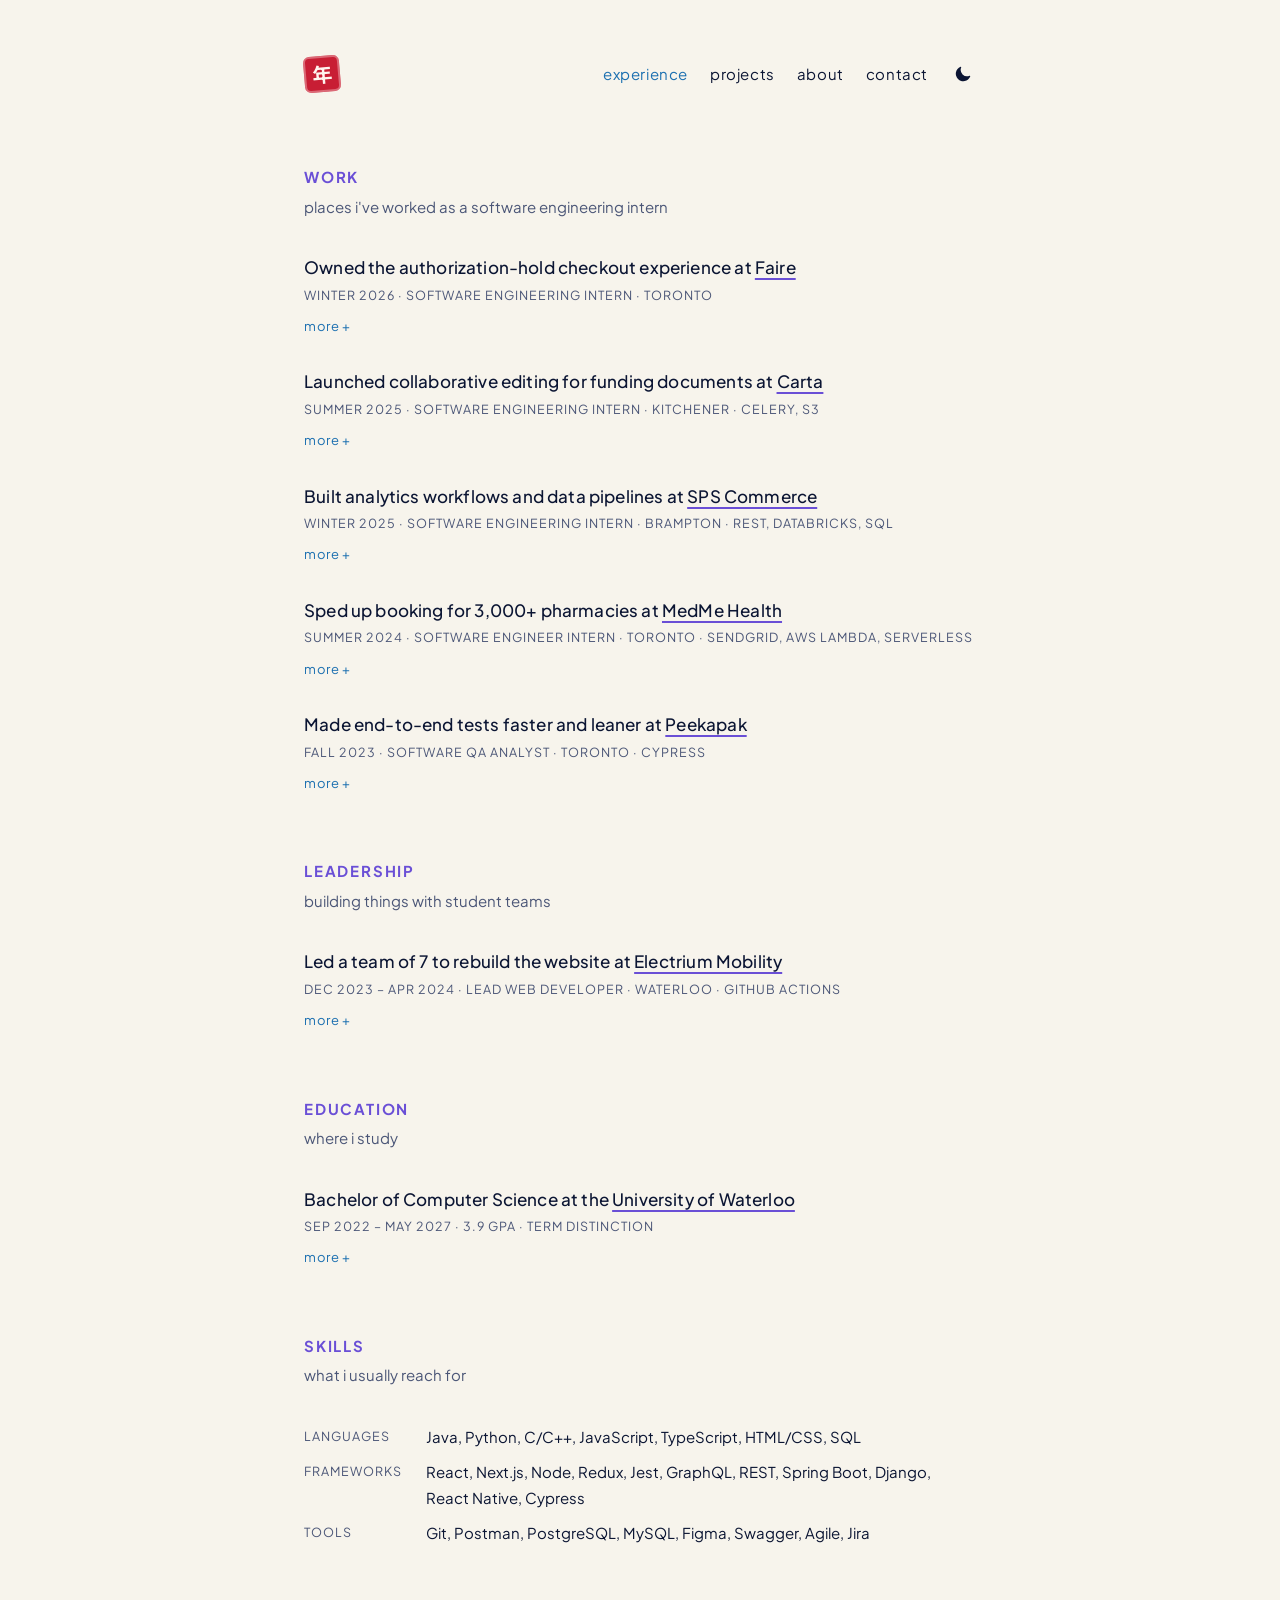
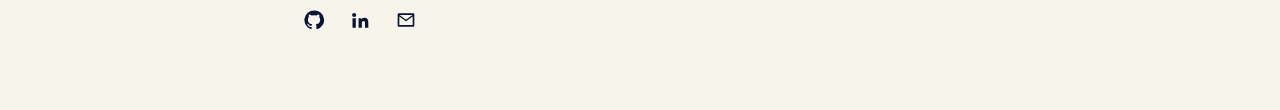
<file: index.html>
<!doctype html>
<html lang="en">
<head>
  <meta charset="utf-8">
  <meta name="viewport" content="width=device-width, initial-scale=1">
  <title>Andrew Au</title>
  <meta name="description" content="Andrew Au, Computer Science student at the University of Waterloo and software engineer.">
  <meta name="theme-color" content="#0b1533">
  <meta property="og:title" content="Andrew Au">
  <meta property="og:description" content="Andrew Au, Computer Science student at the University of Waterloo and software engineer.">
  <meta property="og:type" content="website">
  <meta property="og:image" content="https://andrewau.is-a.dev/assets/og-image.png">
  <meta property="og:image:width" content="1200">
  <meta property="og:image:height" content="630">
  <meta property="og:image:alt" content="Andrew Au, Computer Science at Waterloo and Software Engineer">
  <meta name="twitter:card" content="summary_large_image">
  <link rel="icon" href="assets/favicon.svg" type="image/svg+xml">
  <link rel="preconnect" href="https://fonts.googleapis.com">
  <link rel="preconnect" href="https://fonts.gstatic.com" crossorigin>
  <link href="https://fonts.googleapis.com/css2?family=Plus+Jakarta+Sans:wght@400;500;600;700&family=Noto+Sans+TC:wght@400;700&display=swap" rel="stylesheet">
  <link rel="stylesheet" href="style.css">
  <script src="theme.js"></script>
</head>
<body>
  <div class="page">
    <header class="site-head">
      <a class="seal" href="index.html" aria-label="Andrew Au, home" lang="zh-Hant">年</a>
      <nav class="site-nav" aria-label="Main">
        <a href="index.html" aria-current="page">experience</a>
        <a href="projects.html">projects</a>
        <a href="about.html">about</a>
        <a href="mailto:a6au@uwaterloo.ca">contact</a>
        <button class="theme-toggle" type="button" aria-label="Switch between light and dark mode">
          <svg class="sun" viewBox="0 0 24 24" aria-hidden="true"><path d="M12 7a5 5 0 1 0 0 10 5 5 0 0 0 0-10Zm0-5a1 1 0 0 1 1 1v1.5a1 1 0 1 1-2 0V3a1 1 0 0 1 1-1Zm0 16.5a1 1 0 0 1 1 1V21a1 1 0 1 1-2 0v-1.5a1 1 0 0 1 1-1ZM3 11h1.5a1 1 0 1 1 0 2H3a1 1 0 1 1 0-2Zm16.5 0H21a1 1 0 1 1 0 2h-1.5a1 1 0 1 1 0-2ZM5.64 4.22l1.06 1.06a1 1 0 1 1-1.42 1.42L4.22 5.64a1 1 0 0 1 1.42-1.42Zm12.08 12.08 1.06 1.06a1 1 0 0 1-1.42 1.42l-1.06-1.06a1 1 0 0 1 1.42-1.42ZM4.22 18.36l1.06-1.06a1 1 0 1 1 1.42 1.42l-1.06 1.06a1 1 0 0 1-1.42-1.42ZM16.3 5.28l1.06-1.06a1 1 0 1 1 1.42 1.42L17.72 6.7a1 1 0 0 1-1.42-1.42Z"/></svg>
          <svg class="moon" viewBox="0 0 24 24" aria-hidden="true"><path d="M20.7 14.4A8.5 8.5 0 0 1 9.6 3.3a.75.75 0 0 0-.98-.95A10 10 0 1 0 21.65 15.4a.75.75 0 0 0-.95-.98Z"/></svg>
        </button>
      </nav>
    </header>

    <main>
      <section>
        <h2 class="label">Work</h2>
        <p class="sub">places i've worked as a software engineering intern</p>
      <article class="entry" id="faire">
        <h3>Owned the authorization-hold checkout experience at <a href="https://www.faire.com/">Faire</a></h3>
        <p class="meta">Winter 2026 · Software Engineering Intern · Toronto</p>
        <details>
          <summary>more</summary>
          <ul>
            <li>Owned the authorization-hold checkout UI end to end, partnering with backend and data teams to add adoption and outcome tracking. It reached up to 735K checkout orders in the first month of rollout.</li>
            <li>Revamped the internal Retailer Profile page for CX and Ops teams, making it 54% faster and saving an estimated $40K a year.</li>
            <li>Introduced a delayed MFA blocker for brand user invitations after a phishing incident that caused $25K in losses, cutting suspicious invite activity by 40% with no measurable drop in conversion.</li>
          </ul>
        </details>
      </article>
      <article class="entry" id="carta">
        <h3>Launched collaborative editing for funding documents at <a href="https://carta.com/">Carta</a></h3>
        <p class="meta">Summer 2025 · Software Engineering Intern · Kitchener · Celery, S3</p>
        <details>
          <summary>more</summary>
          <ul>
            <li>Launched collaborative editing so multiple stakeholders can complete funding documents at the same time, on a platform that has facilitated over $14B in private funding.</li>
            <li>Resolved about 30% of the team's recurring on-call tickets with a product-wide fix that prevents invalid contact entries on fund agreements.</li>
            <li>Deployed a Celery task that turns investor data into Excel summaries on S3 in under 10 seconds.</li>
          </ul>
        </details>
      </article>
      <article class="entry" id="sps">
        <h3>Built analytics workflows and data pipelines at <a href="https://www.spscommerce.com/">SPS Commerce</a></h3>
        <p class="meta">Winter 2025 · Software Engineering Intern · Brampton · REST, Databricks, SQL</p>
        <details>
          <summary>more</summary>
          <ul>
            <li>Built user-facing features and REST APIs, including an activity log for securable attributes and a workflow behind 500+ daily Excel downloads for retailer analytics.</li>
            <li>Built an ETL pipeline for 200K+ user account records using Databricks and the Medallion Architecture, contributing to Databricks standards adopted by 3 teams.</li>
          </ul>
        </details>
      </article>
      <article class="entry" id="medme">
        <h3>Sped up booking for 3,000+ pharmacies at <a href="https://www.medmehealth.com/">MedMe Health</a></h3>
        <p class="meta">Summer 2024 · Software Engineer Intern · Toronto · SendGrid, AWS Lambda, Serverless</p>
        <details>
          <summary>more</summary>
          <ul>
            <li>Implemented multi-service booking flows for 3,000+ pharmacies across North America, cutting average booking time from 5 minutes to 3.</li>
            <li>Built a microservice that attaches calendar files to patient emails using SendGrid, AWS Lambda and Serverless, raising email engagement by 25%.</li>
            <li>Led UI/UX improvements with product design, creating two design system components and improving responsiveness across the platform.</li>
          </ul>
        </details>
      </article>
      <article class="entry" id="peekapak">
        <h3>Made end-to-end tests faster and leaner at <a href="https://www.peekapak.com/">Peekapak</a></h3>
        <p class="meta">Fall 2023 · Software QA Analyst · Toronto · Cypress</p>
        <details>
          <summary>more</summary>
          <ul>
            <li>Wrote and maintained end-to-end Cypress tests, refactoring smoke tests to run 30% faster with 34% less code.</li>
            <li>Led test planning for the platform, including smoke and regression testing.</li>
          </ul>
        </details>
      </article>
      </section>

      <section>
        <h2 class="label">Leadership</h2>
        <p class="sub">building things with student teams</p>
      <article class="entry" id="electrium">
        <h3>Led a team of 7 to rebuild the website at <a href="https://electriummobility.com/">Electrium Mobility</a></h3>
        <p class="meta">Dec 2023 – Apr 2024 · Lead Web Developer · Waterloo · GitHub Actions</p>
        <details>
          <summary>more</summary>
          <ul>
            <li>Led a team of 7 to rebuild the site in under 4 months, helping secure over $3,000 in funding.</li>
            <li>Set up a GitHub Actions CI/CD pipeline that cut deployment time from 7 minutes to about 1.</li>
          </ul>
        </details>
      </article>
      </section>

      <section>
        <h2 class="label">Education</h2>
        <p class="sub">where i study</p>
      <article class="entry" id="education">
        <h3>Bachelor of Computer Science at the <a href="https://uwaterloo.ca/">University of Waterloo</a></h3>
        <p class="meta">Sep 2022 – May 2027 · 3.9 GPA · Term Distinction</p>
        <details>
          <summary>more</summary>
          <ul>
            <li>Relevant courses: Object-Oriented Software Development, Data Structures and Data Management, Algorithms, Operating Systems and User Interfaces.</li>
          </ul>
        </details>
      </article>
      </section>

      <section id="skills">
        <h2 class="label">Skills</h2>
        <p class="sub">what i usually reach for</p>
        <dl class="skills">
          <dt>Languages</dt><dd>Java, Python, C/C++, JavaScript, TypeScript, HTML/CSS, SQL</dd>
          <dt>Frameworks</dt><dd>React, Next.js, Node, Redux, Jest, GraphQL, REST, Spring Boot, Django, React Native, Cypress</dd>
          <dt>Tools</dt><dd>Git, Postman, PostgreSQL, MySQL, Figma, Swagger, Agile, Jira</dd>
        </dl>
      </section>
    </main>

    <footer class="socials">
      <a href="https://github.com/eysix" aria-label="GitHub">
        <svg viewBox="0 0 24 24" aria-hidden="true"><path d="M12 .5a11.5 11.5 0 0 0-3.64 22.41c.58.1.79-.25.79-.56v-2c-3.2.7-3.88-1.37-3.88-1.37-.52-1.33-1.28-1.69-1.28-1.69-1.05-.71.08-.7.08-.7 1.16.08 1.77 1.19 1.77 1.19 1.03 1.77 2.7 1.26 3.36.96.1-.75.4-1.26.73-1.55-2.55-.29-5.24-1.28-5.24-5.68 0-1.26.45-2.28 1.19-3.09-.12-.29-.52-1.46.11-3.05 0 0 .97-.31 3.17 1.18a11 11 0 0 1 5.77 0c2.2-1.49 3.17-1.18 3.17-1.18.63 1.59.23 2.76.11 3.05.74.81 1.19 1.83 1.19 3.09 0 4.41-2.69 5.38-5.25 5.67.41.36.78 1.06.78 2.14v3.17c0 .31.21.67.8.56A11.5 11.5 0 0 0 12 .5Z"/></svg>
      </a>
      <a href="https://www.linkedin.com/in/andrewuau/" aria-label="LinkedIn">
        <svg viewBox="0 0 24 24" aria-hidden="true"><path d="M4.98 3.5a2.5 2.5 0 1 1 0 5 2.5 2.5 0 0 1 0-5ZM3 9.75h4v11.5H3V9.75Zm6.5 0h3.83v1.57h.05c.53-1 1.84-2.07 3.8-2.07 4.06 0 4.82 2.67 4.82 6.15v5.85h-4v-5.19c0-1.24-.02-2.83-1.73-2.83-1.73 0-2 1.35-2 2.74v5.28h-4V9.75Z"/></svg>
      </a>
      <a href="mailto:a6au@uwaterloo.ca" aria-label="Email">
        <svg viewBox="0 0 24 24" aria-hidden="true"><path d="M2 5.5A1.5 1.5 0 0 1 3.5 4h17A1.5 1.5 0 0 1 22 5.5v13a1.5 1.5 0 0 1-1.5 1.5h-17A1.5 1.5 0 0 1 2 18.5v-13Zm2.2.5L12 11.6 19.8 6H4.2ZM20 7.9l-7.42 5.33a1 1 0 0 1-1.16 0L4 7.9V18h16V7.9Z"/></svg>
      </a>
    </footer>
  </div>
</body>
</html>
</file>
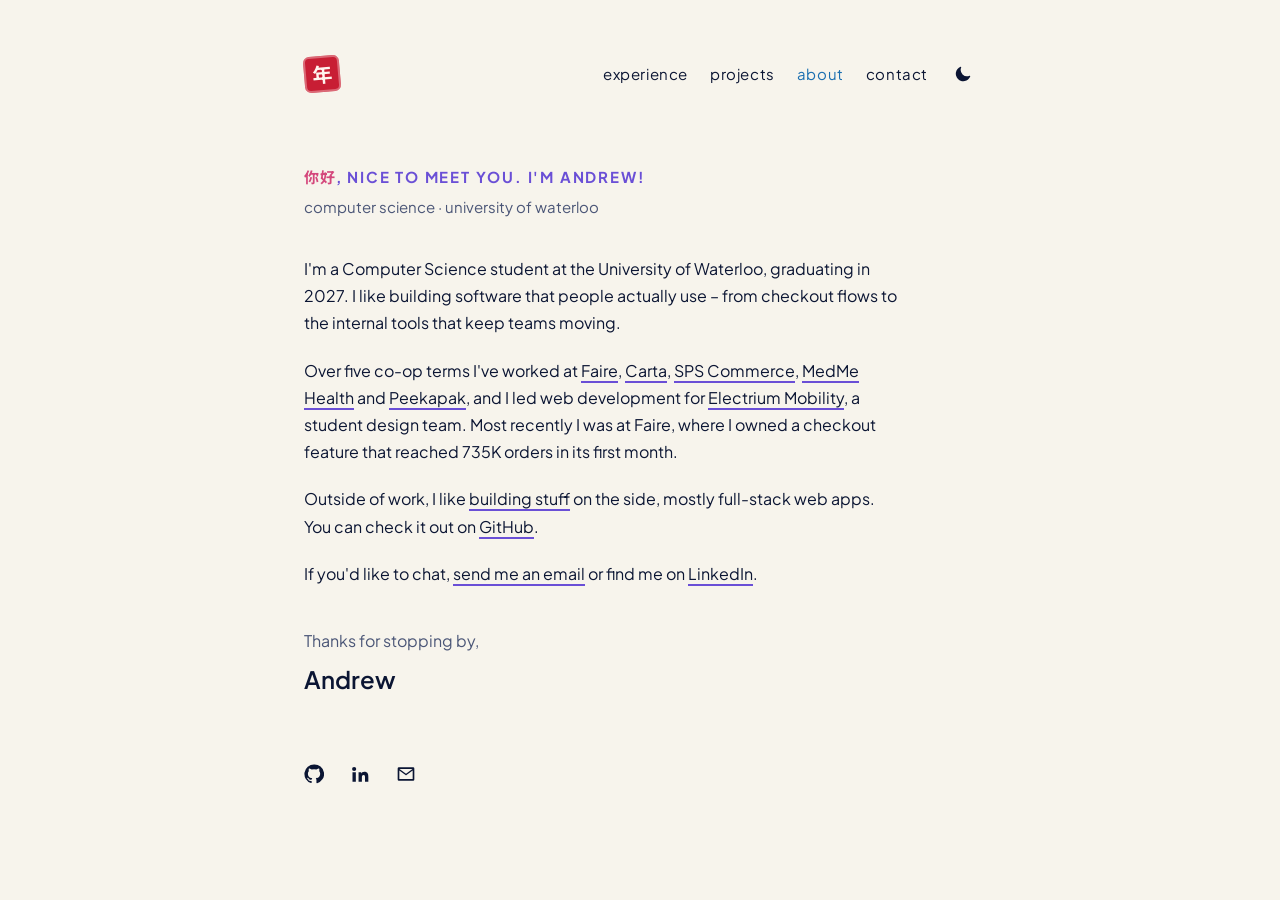
<file: about.html>
<!doctype html>
<html lang="en">
<head>
  <meta charset="utf-8">
  <meta name="viewport" content="width=device-width, initial-scale=1">
  <title>About · Andrew Au</title>
  <meta name="description" content="About Andrew Au, Computer Science student at the University of Waterloo.">
  <meta name="theme-color" content="#0b1533">
  <meta property="og:title" content="About · Andrew Au">
  <meta property="og:description" content="About Andrew Au, Computer Science student at the University of Waterloo.">
  <meta property="og:type" content="website">
  <meta property="og:image" content="https://andrewau.is-a.dev/assets/og-image.png">
  <meta property="og:image:width" content="1200">
  <meta property="og:image:height" content="630">
  <meta property="og:image:alt" content="Andrew Au, Computer Science at Waterloo and Software Engineer">
  <meta name="twitter:card" content="summary_large_image">
  <link rel="icon" href="assets/favicon.svg" type="image/svg+xml">
  <link rel="preconnect" href="https://fonts.googleapis.com">
  <link rel="preconnect" href="https://fonts.gstatic.com" crossorigin>
  <link href="https://fonts.googleapis.com/css2?family=Plus+Jakarta+Sans:wght@400;500;600;700&family=Noto+Sans+TC:wght@400;700&display=swap" rel="stylesheet">
  <link rel="stylesheet" href="style.css">
  <script src="theme.js"></script>
</head>
<body>
  <div class="page">
    <header class="site-head">
      <a class="seal" href="index.html" aria-label="Andrew Au, home" lang="zh-Hant">年</a>
      <nav class="site-nav" aria-label="Main">
        <a href="index.html">experience</a>
        <a href="projects.html">projects</a>
        <a href="about.html" aria-current="page">about</a>
        <a href="mailto:a6au@uwaterloo.ca">contact</a>
        <button class="theme-toggle" type="button" aria-label="Switch between light and dark mode">
          <svg class="sun" viewBox="0 0 24 24" aria-hidden="true"><path d="M12 7a5 5 0 1 0 0 10 5 5 0 0 0 0-10Zm0-5a1 1 0 0 1 1 1v1.5a1 1 0 1 1-2 0V3a1 1 0 0 1 1-1Zm0 16.5a1 1 0 0 1 1 1V21a1 1 0 1 1-2 0v-1.5a1 1 0 0 1 1-1ZM3 11h1.5a1 1 0 1 1 0 2H3a1 1 0 1 1 0-2Zm16.5 0H21a1 1 0 1 1 0 2h-1.5a1 1 0 1 1 0-2ZM5.64 4.22l1.06 1.06a1 1 0 1 1-1.42 1.42L4.22 5.64a1 1 0 0 1 1.42-1.42Zm12.08 12.08 1.06 1.06a1 1 0 0 1-1.42 1.42l-1.06-1.06a1 1 0 0 1 1.42-1.42ZM4.22 18.36l1.06-1.06a1 1 0 1 1 1.42 1.42l-1.06 1.06a1 1 0 0 1-1.42-1.42ZM16.3 5.28l1.06-1.06a1 1 0 1 1 1.42 1.42L17.72 6.7a1 1 0 0 1-1.42-1.42Z"/></svg>
          <svg class="moon" viewBox="0 0 24 24" aria-hidden="true"><path d="M20.7 14.4A8.5 8.5 0 0 1 9.6 3.3a.75.75 0 0 0-.98-.95A10 10 0 1 0 21.65 15.4a.75.75 0 0 0-.95-.98Z"/></svg>
        </button>
      </nav>
    </header>

    <main>
      <section class="letter">
        <h2 class="label"><span class="zh" lang="zh-Hant">你好</span>, nice to meet you. I'm Andrew!</h2>
        <p class="sub">computer science · university of waterloo</p>

        <p>
          I'm a Computer Science student at the University of Waterloo, graduating in 2027.
          I like building software that people actually use &ndash; from checkout flows to the
          internal tools that keep teams moving.
        </p>
        <p>
          Over five co-op terms I've worked at
          <a href="index.html#faire">Faire</a>,
          <a href="index.html#carta">Carta</a>,
          <a href="index.html#sps">SPS Commerce</a>,
          <a href="index.html#medme">MedMe Health</a> and
          <a href="index.html#peekapak">Peekapak</a>, and I led web development for
          <a href="index.html#electrium">Electrium Mobility</a>, a student design team.
          Most recently I was at Faire, where I owned a checkout feature that reached
          735K orders in its first month.
        </p>
        <p>
          Outside of work, I like <a href="projects.html">building stuff</a> on the side,
          mostly full-stack web apps. You can check it out on <a href="https://github.com/eysix">GitHub</a>.
        </p>
        <p>
          If you'd like to chat, <a href="mailto:a6au@uwaterloo.ca">send me an email</a>
          or find me on <a href="https://www.linkedin.com/in/andrewuau/">LinkedIn</a>.
        </p>

        <div class="signoff">
          <p>Thanks for stopping by,</p>
          <p class="signature">Andrew</p>
        </div>
      </section>
    </main>

    <footer class="socials">
      <a href="https://github.com/eysix" aria-label="GitHub">
        <svg viewBox="0 0 24 24" aria-hidden="true"><path d="M12 .5a11.5 11.5 0 0 0-3.64 22.41c.58.1.79-.25.79-.56v-2c-3.2.7-3.88-1.37-3.88-1.37-.52-1.33-1.28-1.69-1.28-1.69-1.05-.71.08-.7.08-.7 1.16.08 1.77 1.19 1.77 1.19 1.03 1.77 2.7 1.26 3.36.96.1-.75.4-1.26.73-1.55-2.55-.29-5.24-1.28-5.24-5.68 0-1.26.45-2.28 1.19-3.09-.12-.29-.52-1.46.11-3.05 0 0 .97-.31 3.17 1.18a11 11 0 0 1 5.77 0c2.2-1.49 3.17-1.18 3.17-1.18.63 1.59.23 2.76.11 3.05.74.81 1.19 1.83 1.19 3.09 0 4.41-2.69 5.38-5.25 5.67.41.36.78 1.06.78 2.14v3.17c0 .31.21.67.8.56A11.5 11.5 0 0 0 12 .5Z"/></svg>
      </a>
      <a href="https://www.linkedin.com/in/andrewuau/" aria-label="LinkedIn">
        <svg viewBox="0 0 24 24" aria-hidden="true"><path d="M4.98 3.5a2.5 2.5 0 1 1 0 5 2.5 2.5 0 0 1 0-5ZM3 9.75h4v11.5H3V9.75Zm6.5 0h3.83v1.57h.05c.53-1 1.84-2.07 3.8-2.07 4.06 0 4.82 2.67 4.82 6.15v5.85h-4v-5.19c0-1.24-.02-2.83-1.73-2.83-1.73 0-2 1.35-2 2.74v5.28h-4V9.75Z"/></svg>
      </a>
      <a href="mailto:a6au@uwaterloo.ca" aria-label="Email">
        <svg viewBox="0 0 24 24" aria-hidden="true"><path d="M2 5.5A1.5 1.5 0 0 1 3.5 4h17A1.5 1.5 0 0 1 22 5.5v13a1.5 1.5 0 0 1-1.5 1.5h-17A1.5 1.5 0 0 1 2 18.5v-13Zm2.2.5L12 11.6 19.8 6H4.2ZM20 7.9l-7.42 5.33a1 1 0 0 1-1.16 0L4 7.9V18h16V7.9Z"/></svg>
      </a>
    </footer>
  </div>
</body>
</html>
</file>
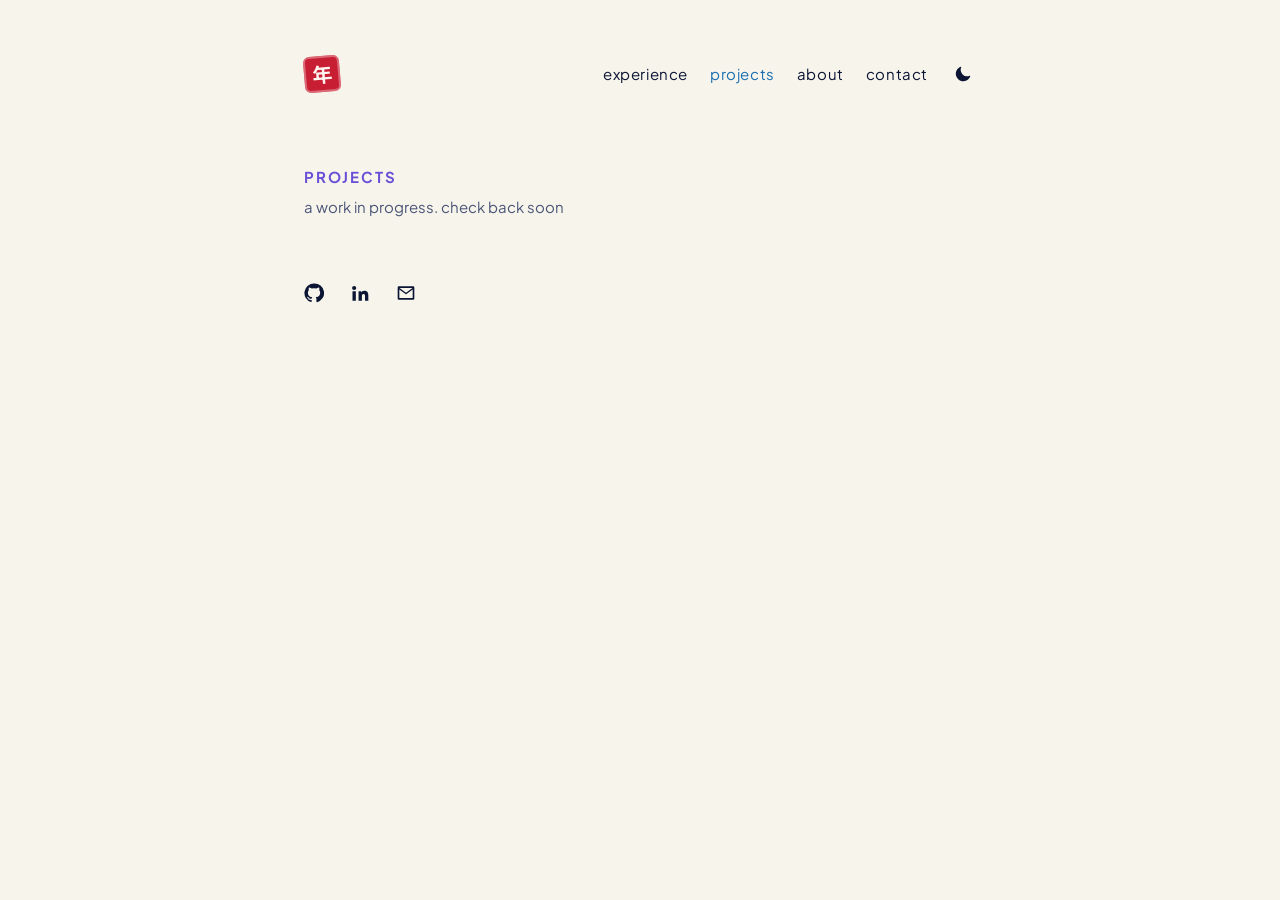
<file: projects.html>
<!doctype html>
<html lang="en">
<head>
  <meta charset="utf-8">
  <meta name="viewport" content="width=device-width, initial-scale=1">
  <title>Projects · Andrew Au</title>
  <meta name="description" content="Side projects by Andrew Au.">
  <meta name="theme-color" content="#0b1533">
  <meta property="og:title" content="Projects · Andrew Au">
  <meta property="og:description" content="Side projects by Andrew Au.">
  <meta property="og:type" content="website">
  <meta property="og:image" content="https://andrewau.is-a.dev/assets/og-image.png">
  <meta property="og:image:width" content="1200">
  <meta property="og:image:height" content="630">
  <meta property="og:image:alt" content="Andrew Au, Computer Science at Waterloo and Software Engineer">
  <meta name="twitter:card" content="summary_large_image">
  <link rel="icon" href="assets/favicon.svg" type="image/svg+xml">
  <link rel="preconnect" href="https://fonts.googleapis.com">
  <link rel="preconnect" href="https://fonts.gstatic.com" crossorigin>
  <link href="https://fonts.googleapis.com/css2?family=Plus+Jakarta+Sans:wght@400;500;600;700&family=Noto+Sans+TC:wght@400;700&display=swap" rel="stylesheet">
  <link rel="stylesheet" href="style.css">
  <script src="theme.js"></script>
</head>
<body>
  <div class="page">
    <header class="site-head">
      <a class="seal" href="index.html" aria-label="Andrew Au, home" lang="zh-Hant">年</a>
      <nav class="site-nav" aria-label="Main">
        <a href="index.html">experience</a>
        <a href="projects.html" aria-current="page">projects</a>
        <a href="about.html">about</a>
        <a href="mailto:a6au@uwaterloo.ca">contact</a>
        <button class="theme-toggle" type="button" aria-label="Switch between light and dark mode">
          <svg class="sun" viewBox="0 0 24 24" aria-hidden="true"><path d="M12 7a5 5 0 1 0 0 10 5 5 0 0 0 0-10Zm0-5a1 1 0 0 1 1 1v1.5a1 1 0 1 1-2 0V3a1 1 0 0 1 1-1Zm0 16.5a1 1 0 0 1 1 1V21a1 1 0 1 1-2 0v-1.5a1 1 0 0 1 1-1ZM3 11h1.5a1 1 0 1 1 0 2H3a1 1 0 1 1 0-2Zm16.5 0H21a1 1 0 1 1 0 2h-1.5a1 1 0 1 1 0-2ZM5.64 4.22l1.06 1.06a1 1 0 1 1-1.42 1.42L4.22 5.64a1 1 0 0 1 1.42-1.42Zm12.08 12.08 1.06 1.06a1 1 0 0 1-1.42 1.42l-1.06-1.06a1 1 0 0 1 1.42-1.42ZM4.22 18.36l1.06-1.06a1 1 0 1 1 1.42 1.42l-1.06 1.06a1 1 0 0 1-1.42-1.42ZM16.3 5.28l1.06-1.06a1 1 0 1 1 1.42 1.42L17.72 6.7a1 1 0 0 1-1.42-1.42Z"/></svg>
          <svg class="moon" viewBox="0 0 24 24" aria-hidden="true"><path d="M20.7 14.4A8.5 8.5 0 0 1 9.6 3.3a.75.75 0 0 0-.98-.95A10 10 0 1 0 21.65 15.4a.75.75 0 0 0-.95-.98Z"/></svg>
        </button>
      </nav>
    </header>

    <main>
      <section>
        <h2 class="label">Projects</h2>
        <p class="sub">a work in progress. check back soon</p>
      </section>

    </main>

    <footer class="socials">
      <a href="https://github.com/eysix" aria-label="GitHub">
        <svg viewBox="0 0 24 24" aria-hidden="true"><path d="M12 .5a11.5 11.5 0 0 0-3.64 22.41c.58.1.79-.25.79-.56v-2c-3.2.7-3.88-1.37-3.88-1.37-.52-1.33-1.28-1.69-1.28-1.69-1.05-.71.08-.7.08-.7 1.16.08 1.77 1.19 1.77 1.19 1.03 1.77 2.7 1.26 3.36.96.1-.75.4-1.26.73-1.55-2.55-.29-5.24-1.28-5.24-5.68 0-1.26.45-2.28 1.19-3.09-.12-.29-.52-1.46.11-3.05 0 0 .97-.31 3.17 1.18a11 11 0 0 1 5.77 0c2.2-1.49 3.17-1.18 3.17-1.18.63 1.59.23 2.76.11 3.05.74.81 1.19 1.83 1.19 3.09 0 4.41-2.69 5.38-5.25 5.67.41.36.78 1.06.78 2.14v3.17c0 .31.21.67.8.56A11.5 11.5 0 0 0 12 .5Z"/></svg>
      </a>
      <a href="https://www.linkedin.com/in/andrewuau/" aria-label="LinkedIn">
        <svg viewBox="0 0 24 24" aria-hidden="true"><path d="M4.98 3.5a2.5 2.5 0 1 1 0 5 2.5 2.5 0 0 1 0-5ZM3 9.75h4v11.5H3V9.75Zm6.5 0h3.83v1.57h.05c.53-1 1.84-2.07 3.8-2.07 4.06 0 4.82 2.67 4.82 6.15v5.85h-4v-5.19c0-1.24-.02-2.83-1.73-2.83-1.73 0-2 1.35-2 2.74v5.28h-4V9.75Z"/></svg>
      </a>
      <a href="mailto:a6au@uwaterloo.ca" aria-label="Email">
        <svg viewBox="0 0 24 24" aria-hidden="true"><path d="M2 5.5A1.5 1.5 0 0 1 3.5 4h17A1.5 1.5 0 0 1 22 5.5v13a1.5 1.5 0 0 1-1.5 1.5h-17A1.5 1.5 0 0 1 2 18.5v-13Zm2.2.5L12 11.6 19.8 6H4.2ZM20 7.9l-7.42 5.33a1 1 0 0 1-1.16 0L4 7.9V18h16V7.9Z"/></svg>
      </a>
    </footer>
  </div>
</body>
</html>
</file>
<file: style.css>
:root {
  --bg: #0b1533;          /* royal navy */
  --text: #e8ecf8;
  --muted: #a3aed0;
  --purple: #b9a3ff;
  --sky: #8fd3ff;
  --vermilion: #d7263d;   /* seal red */
  --blossom: #f6a5c0;     /* plum blossom pink */

  --font: "Plus Jakarta Sans", "Noto Sans TC", system-ui, -apple-system, "Segoe UI", Roboto, sans-serif;
  --font-zh: "Noto Sans TC", "PingFang TC", "Microsoft JhengHei", sans-serif;
  color-scheme: dark;
}

/* Light mode: rice-paper background with navy ink */
:root[data-theme="light"] {
  --bg: #f7f4ec;
  --text: #0b1533;
  --muted: #4b5677;
  --purple: #6a4fd6;
  --sky: #1b6fb0;
  --vermilion: #c81e34;
  --blossom: #d4487c;
  color-scheme: light;
}

@media (prefers-color-scheme: light) {
  :root:not([data-theme="dark"]) {
    --bg: #f7f4ec;
    --text: #0b1533;
    --muted: #4b5677;
    --purple: #6a4fd6;
    --sky: #1b6fb0;
    --vermilion: #c81e34;
    --blossom: #d4487c;
    color-scheme: light;
  }
}

*,
*::before,
*::after {
  box-sizing: border-box;
}

body {
  margin: 0;
  background: var(--bg);
  color: var(--text);
  font-family: var(--font);
  font-size: 16px;
  line-height: 1.7;
  -webkit-font-smoothing: antialiased;
}

.page {
  max-width: 720px;
  margin: 0 auto;
  padding: 56px 24px 80px;
}

p {
  margin: 0 0 1.25em;
}

a {
  color: inherit;
  text-decoration: underline;
  text-decoration-color: var(--purple);
  text-decoration-thickness: 1.5px;
  text-underline-offset: 4px;
  transition: color 0.15s ease, text-decoration-color 0.15s ease;
}

a:hover {
  color: var(--sky);
  text-decoration-color: var(--sky);
}

:focus-visible {
  outline: 2px solid var(--sky);
  outline-offset: 3px;
  border-radius: 2px;
}

/* Header: seal on the left, menu on the right */
.site-head {
  display: flex;
  align-items: center;
  justify-content: space-between;
  gap: 16px;
  margin-bottom: 72px;
}

.seal {
  display: inline-grid;
  place-items: center;
  flex: none;
  width: 36px;
  height: 36px;
  border-radius: 6px;
  background: var(--vermilion);
  color: #fff4ef;
  font-family: var(--font-zh);
  font-size: 20px;
  font-weight: 700;
  line-height: 1;
  text-decoration: none;
  transform: rotate(-5deg);
  box-shadow: inset 0 0 0 2px rgba(255, 244, 239, 0.35);
}

.seal:hover {
  color: #fff4ef;
  transform: rotate(0deg);
}

.site-nav {
  display: flex;
  align-items: center;
  flex-wrap: wrap;
  justify-content: flex-end;
  gap: 4px 22px;
  font-size: 15px;
  letter-spacing: 0.04em;
}

.site-nav a {
  color: var(--text);
  text-decoration: none;
}

.site-nav a:hover,
.site-nav a[aria-current="page"] {
  color: var(--sky);
}

/* Light/dark toggle at the end of the menu */
.theme-toggle {
  display: inline-grid;
  place-items: center;
  width: 26px;
  height: 26px;
  padding: 0;
  border: 0;
  background: none;
  color: var(--text);
  cursor: pointer;
}

.theme-toggle:hover {
  color: var(--sky);
}

.theme-toggle svg {
  width: 18px;
  height: 18px;
  fill: currentColor;
}

/* Show the moon in light mode and the sun in dark mode */
.theme-toggle .sun { display: block; }
.theme-toggle .moon { display: none; }
:root[data-theme="light"] .theme-toggle .sun { display: none; }
:root[data-theme="light"] .theme-toggle .moon { display: block; }

@media (prefers-color-scheme: light) {
  :root:not([data-theme="dark"]) .theme-toggle .sun { display: none; }
  :root:not([data-theme="dark"]) .theme-toggle .moon { display: block; }
}

/* Sections: small spaced-out label, lowercase line under it */
section {
  margin-bottom: 64px;
}

.label {
  margin: 0;
  font-size: 15px;
  font-weight: 700;
  letter-spacing: 0.12em;
  text-transform: uppercase;
  color: var(--purple);
}

.label .zh {
  font-family: var(--font-zh);
  color: var(--blossom);
  letter-spacing: 0.05em;
}

.sub {
  margin: 4px 0 36px;
  font-size: 15px;
  color: var(--muted);
}

/* One-line entries */
.entry {
  margin-bottom: 32px;
}

.entry h3 {
  margin: 0;
  font-size: 17px;
  font-weight: 500;
  line-height: 1.5;
  letter-spacing: 0.01em;
}

.entry .meta {
  margin: 4px 0 0;
  font-size: 12.5px;
  letter-spacing: 0.08em;
  text-transform: uppercase;
  color: var(--muted);
}

.entry .links {
  display: flex;
  gap: 18px;
  margin: 6px 0 0;
  font-size: 14px;
}

.entry .links a {
  color: var(--sky);
  text-decoration-color: transparent;
}

.entry .links a:hover {
  text-decoration-color: var(--sky);
}

/* "more" toggle for full resume bullets */
details {
  margin-top: 6px;
  font-size: 15px;
  color: var(--muted);
}

summary {
  display: inline-block;
  cursor: pointer;
  list-style: none;
  font-size: 13px;
  letter-spacing: 0.04em;
  color: var(--sky);
}

summary::-webkit-details-marker {
  display: none;
}

summary::after {
  content: " +";
}

details[open] summary::after {
  content: " −";
}

details ul {
  list-style: none;
  margin: 10px 0 0;
  padding: 0;
}

details li {
  position: relative;
  padding-left: 22px;
  margin-bottom: 0.5em;
}

/* Small plum-blossom bullet */
details li::before {
  content: "";
  position: absolute;
  left: 2px;
  top: 0.7em;
  width: 6px;
  height: 6px;
  border-radius: 50%;
  background: var(--blossom);
  box-shadow: 0 0 0 3px rgba(246, 165, 192, 0.18);
}

/* Skills */
.skills {
  display: grid;
  grid-template-columns: max-content 1fr;
  gap: 10px 24px;
  margin: 0;
  font-size: 15px;
}

.skills dt {
  font-size: 12.5px;
  letter-spacing: 0.08em;
  text-transform: uppercase;
  color: var(--muted);
  padding-top: 2px;
}

.skills dd {
  margin: 0;
}

/* About page reads like a letter */
.letter p {
  max-width: 600px;
  color: var(--text);
}

.letter .sub {
  color: var(--muted);
}

.signoff {
  margin-top: 2.5em;
}

.signoff p {
  margin-bottom: 0.3em;
  color: var(--muted);
}

.signoff .signature {
  font-size: 1.5rem;
  font-weight: 600;
  color: var(--text);
}

/* Icon row at the bottom of every page */
.socials {
  display: flex;
  gap: 26px;
}

.socials a {
  display: inline-flex;
  color: var(--text);
  text-decoration: none;
}

.socials a:hover {
  color: var(--sky);
}

.socials svg {
  width: 20px;
  height: 20px;
  fill: currentColor;
}

@media (max-width: 520px) {
  .page {
    padding: 36px 16px 64px;
  }
  .site-head {
    margin-bottom: 52px;
  }
  .site-head {
    gap: 12px;
  }
  .site-nav {
    gap: 4px 12px;
    font-size: 14px;
    letter-spacing: 0.02em;
  }
  .entry h3 {
    font-size: 16px;
  }
  .skills {
    grid-template-columns: 1fr;
    gap: 2px;
  }
  .skills dd {
    margin-bottom: 10px;
  }
}

@media (prefers-reduced-motion: reduce) {
  a,
  .seal {
    transition: none;
  }
}
</file>
